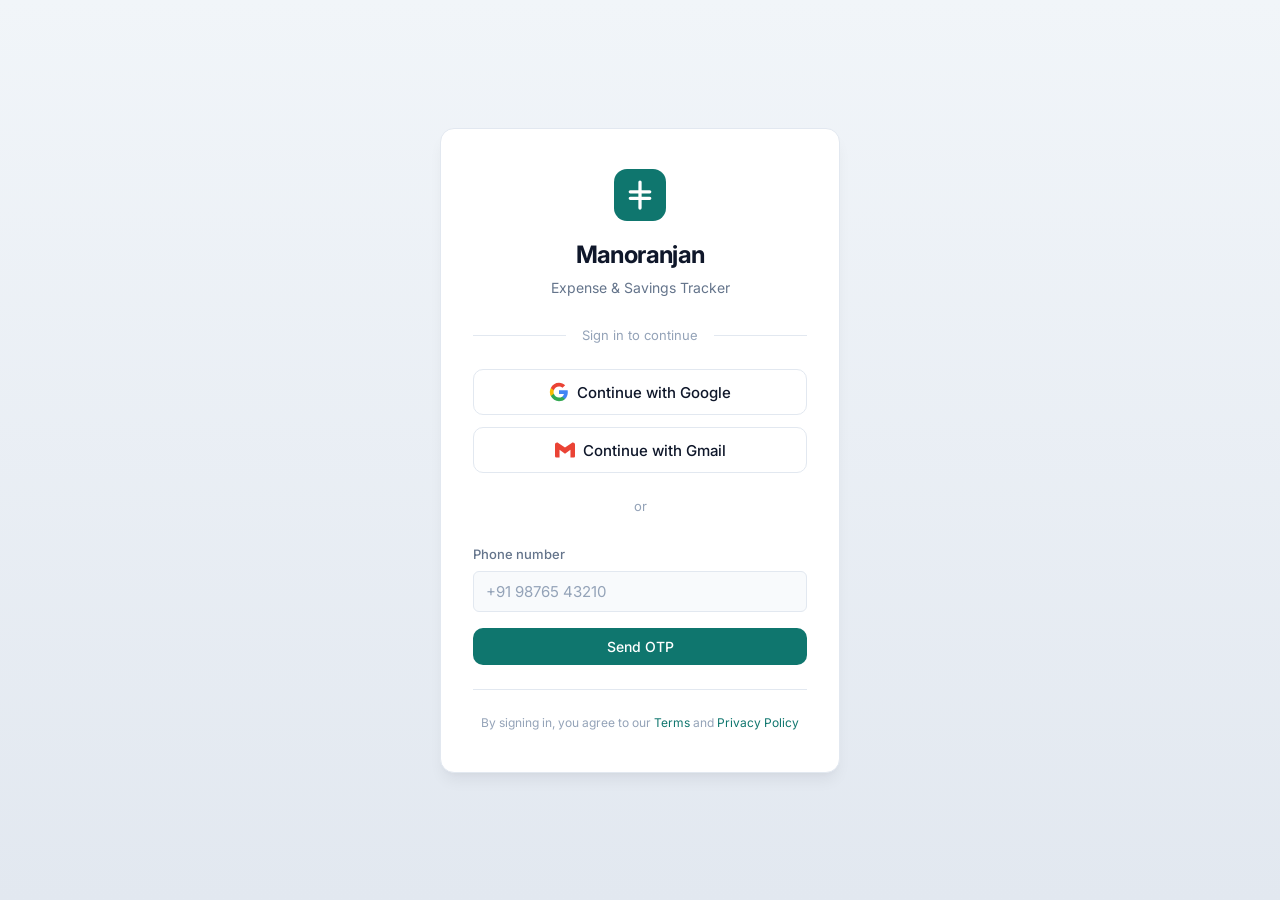
<file: index.html>
<!DOCTYPE html>
<html lang="en">
<head>
  <meta charset="UTF-8">
  <meta name="viewport" content="width=device-width, initial-scale=1.0">
  <title>Manoranjan - Money Saving & Expense Tracker</title>
  <link rel="preconnect" href="https://fonts.googleapis.com">
  <link rel="preconnect" href="https://fonts.gstatic.com" crossorigin>
  <link href="https://fonts.googleapis.com/css2?family=Inter:wght@400;500;600;700&family=IBM+Plex+Mono:wght@500;600&display=swap" rel="stylesheet">
  <link rel="stylesheet" href="styles.css">
</head>
<body>
  <div class="app-container">
    <!-- Header -->
    <header class="header">
      <div class="logo">
        <div class="logo-mark">
          <svg viewBox="0 0 32 32" fill="none" xmlns="http://www.w3.org/2000/svg">
            <rect width="32" height="32" rx="8" fill="currentColor"/>
            <path d="M16 8v16M10 14h12M10 18h12" stroke="white" stroke-width="2" stroke-linecap="round"/>
          </svg>
        </div>
        <div class="logo-text">
          <h1>Manoranjan</h1>
          <span class="tagline">Expense & Savings Tracker</span>
        </div>
      </div>
      <div class="header-actions">
        <button class="btn btn-secondary" id="logoutBtn" title="Sign out">
          <svg width="18" height="18" viewBox="0 0 24 24" fill="none" stroke="currentColor" stroke-width="2" stroke-linecap="round" stroke-linejoin="round">
            <path d="M9 21H5a2 2 0 0 1-2-2V5a2 2 0 0 1 2-2h4"/>
            <polyline points="16 17 21 12 16 7"/>
            <line x1="21" y1="12" x2="9" y2="12"/>
          </svg>
          Sign out
        </button>
        <button class="btn btn-secondary" id="syncDriveBtn" title="Save to Google Drive">
          <svg width="18" height="18" viewBox="0 0 24 24" fill="none" stroke="currentColor" stroke-width="2" stroke-linecap="round" stroke-linejoin="round">
            <path d="M21 15v4a2 2 0 0 1-2 2H5a2 2 0 0 1-2-2v-4"/>
            <polyline points="17 8 12 3 7 8"/>
            <line x1="12" y1="3" x2="12" y2="15"/>
          </svg>
          Backup to Drive
        </button>
        <button class="btn btn-secondary" id="importBtn" title="Restore from backup">
          <svg width="18" height="18" viewBox="0 0 24 24" fill="none" stroke="currentColor" stroke-width="2" stroke-linecap="round" stroke-linejoin="round">
            <path d="M21 15v4a2 2 0 0 1-2 2H5a2 2 0 0 1-2-2v-4"/>
            <polyline points="17 8 12 3 7 8"/>
            <line x1="12" y1="3" x2="12" y2="15"/>
          </svg>
          Import
        </button>
        <input type="file" id="importFile" accept=".json" style="display:none">
        <button class="btn btn-secondary" id="exportBtn" title="Export backup">
          <svg width="18" height="18" viewBox="0 0 24 24" fill="none" stroke="currentColor" stroke-width="2" stroke-linecap="round" stroke-linejoin="round">
            <path d="M21 15v4a2 2 0 0 1-2 2H5a2 2 0 0 1-2-2v-4"/>
            <polyline points="7 10 12 15 17 10"/>
            <line x1="12" y1="15" x2="12" y2="3"/>
          </svg>
          Export
        </button>
      </div>
    </header>

    <!-- Summary Cards -->
    <section class="summary-section">
      <div class="summary-grid">
        <div class="summary-card summary-today" data-period="daily">
          <div class="card-icon">
            <svg viewBox="0 0 24 24" fill="none" stroke="currentColor" stroke-width="2">
              <rect x="3" y="4" width="18" height="18" rx="2" ry="2"/>
              <line x1="16" y1="2" x2="16" y2="6"/>
              <line x1="8" y1="2" x2="8" y2="6"/>
              <line x1="3" y1="10" x2="21" y2="10"/>
            </svg>
          </div>
          <div class="card-content">
            <span class="card-label">Today's Savings</span>
            <span class="card-value" id="dailySavings">₹0.00</span>
            <div class="card-goal" id="dailyGoalLine"></div>
            <button class="card-edit-btn" data-period="daily" title="Set goal">Set goal</button>
          </div>
        </div>
        <div class="summary-card summary-monthly" data-period="monthly">
          <div class="card-icon">
            <svg viewBox="0 0 24 24" fill="none" stroke="currentColor" stroke-width="2">
              <path d="M4 19.5A2.5 2.5 0 0 1 6.5 17H20"/>
              <path d="M6.5 2H20v20H6.5A2.5 2.5 0 0 1 4 19.5v-15A2.5 2.5 0 0 1 6.5 2z"/>
              <line x1="8" y1="7" x2="16" y2="7"/>
              <line x1="8" y1="11" x2="16" y2="11"/>
            </svg>
          </div>
          <div class="card-content">
            <span class="card-label">Monthly Savings</span>
            <span class="card-value" id="monthlySavings">₹0.00</span>
            <div class="card-goal" id="monthlyGoalLine"></div>
            <button class="card-edit-btn" data-period="monthly" title="Set goal">Set goal</button>
          </div>
        </div>
        <div class="summary-card summary-yearly" data-period="yearly">
          <div class="card-icon">
            <svg viewBox="0 0 24 24" fill="none" stroke="currentColor" stroke-width="2">
              <line x1="18" y1="20" x2="18" y2="10"/>
              <line x1="12" y1="20" x2="12" y2="4"/>
              <line x1="6" y1="20" x2="6" y2="14"/>
            </svg>
          </div>
          <div class="card-content">
            <span class="card-label">Yearly Savings</span>
            <span class="card-value" id="yearlySavings">₹0.00</span>
            <div class="card-goal" id="yearlyGoalLine"></div>
            <button class="card-edit-btn" data-period="yearly" title="Set goal">Set goal</button>
          </div>
        </div>
      </div>
    </section>

    <!-- Goal Modal -->
    <div class="modal-overlay" id="goalModal">
      <div class="modal">
        <h3 id="goalModalTitle">Set savings goal</h3>
        <form id="goalForm">
          <input type="hidden" id="goalPeriod">
          <div class="form-group">
            <label for="goalAmount">Target amount (₹)</label>
            <input type="number" id="goalAmount" placeholder="0.00" min="0" step="0.01">
          </div>
          <div class="modal-actions">
            <button type="button" class="btn btn-secondary" id="goalCancelBtn">Cancel</button>
            <button type="submit" class="btn btn-primary">Save goal</button>
          </div>
        </form>
      </div>
    </div>

    <!-- Add Transaction -->
    <section class="add-transaction">
      <h2 class="section-title">Add Transaction</h2>
      <form id="transactionForm" class="transaction-form">
        <div class="form-row">
          <div class="form-group">
            <label for="type">Type</label>
            <select id="type" required>
              <option value="expense">Expense</option>
              <option value="income">Income</option>
              <option value="saving">Saving</option>
            </select>
          </div>
          <div class="form-group">
            <label for="amount">Amount (₹)</label>
            <input type="number" id="amount" placeholder="0.00" min="0" step="0.01" required>
          </div>
        </div>
        <div class="form-row">
          <div class="form-group">
            <label for="description">Description</label>
            <input type="text" id="description" placeholder="e.g., Groceries, Salary, UPI transfer">
          </div>
          <div class="form-group">
            <label for="paymentMethod">Payment Method</label>
            <select id="paymentMethod">
              <option value="upi">UPI (GPay, PhonePe, Paytm)</option>
              <option value="cash">Cash</option>
              <option value="card">Card</option>
              <option value="bank">Bank Transfer</option>
            </select>
          </div>
        </div>
        <div class="form-row">
          <div class="form-group">
            <label for="date">Date</label>
            <input type="date" id="date" required>
          </div>
          <button type="submit" class="btn btn-primary">
            <svg width="18" height="18" viewBox="0 0 24 24" fill="none" stroke="currentColor" stroke-width="2" stroke-linecap="round" stroke-linejoin="round">
              <line x1="12" y1="5" x2="12" y2="19"/>
              <line x1="5" y1="12" x2="19" y2="12"/>
            </svg>
            Add Transaction
          </button>
        </div>
      </form>
    </section>

    <!-- Transaction List -->
    <section class="transactions-section">
      <div class="section-header">
        <h2 class="section-title">Recent Transactions</h2>
        <div class="filter-tabs">
          <button class="filter-tab active" data-filter="all">All</button>
          <button class="filter-tab" data-filter="today">Today</button>
          <button class="filter-tab" data-filter="month">This Month</button>
          <button class="filter-tab" data-filter="year">This Year</button>
        </div>
      </div>
      <div class="transactions-list" id="transactionsList">
        <div class="empty-state" id="emptyState">
          <div class="empty-icon">
            <svg viewBox="0 0 48 48" fill="none" stroke="currentColor" stroke-width="1.5">
              <rect x="4" y="10" width="40" height="28" rx="3"/>
              <line x1="4" y1="18" x2="44" y2="18"/>
              <line x1="12" y1="26" x2="20" y2="26"/>
            </svg>
          </div>
          <p>No transactions yet</p>
          <span>Add your first expense, income, or savings to get started</span>
        </div>
      </div>
    </section>

  </div>
  <script src="auth.js"></script>
  <script src="app.js"></script>
</body>
</html>
</file>
<file: styles.css>
:root {
  --bg-page: #f1f5f9;
  --bg-card: #ffffff;
  --bg-input: #f8fafc;
  --border: #e2e8f0;
  --border-focus: #0ea5e9;
  --primary: #0f766e;
  --primary-hover: #0d9488;
  --primary-light: #ccfbf1;
  --accent: #0ea5e9;
  --success: #059669;
  --success-bg: #d1fae5;
  --error: #dc2626;
  --error-bg: #fee2e2;
  --warning: #d97706;
  --warning-bg: #fef3c7;
  --text-primary: #0f172a;
  --text-secondary: #64748b;
  --text-muted: #94a3b8;
  --shadow-sm: 0 1px 2px rgba(15, 23, 42, 0.04);
  --shadow-md: 0 4px 6px -1px rgba(15, 23, 42, 0.06), 0 2px 4px -2px rgba(15, 23, 42, 0.04);
  --shadow-lg: 0 10px 15px -3px rgba(15, 23, 42, 0.06), 0 4px 6px -4px rgba(15, 23, 42, 0.04);
  --radius-sm: 6px;
  --radius: 10px;
  --radius-lg: 14px;
  --font-sans: 'Inter', -apple-system, BlinkMacSystemFont, 'Segoe UI', sans-serif;
  --font-mono: 'IBM Plex Mono', 'SF Mono', monospace;
}

* {
  margin: 0;
  padding: 0;
  box-sizing: border-box;
}

body {
  font-family: var(--font-sans);
  background: var(--bg-page);
  color: var(--text-primary);
  min-height: 100vh;
  line-height: 1.5;
  -webkit-font-smoothing: antialiased;
}

.app-container {
  max-width: 720px;
  margin: 0 auto;
  padding: 32px 24px 64px;
}

/* Header */
.header {
  display: flex;
  justify-content: space-between;
  align-items: center;
  margin-bottom: 32px;
  flex-wrap: wrap;
  gap: 20px;
}

.logo {
  display: flex;
  align-items: center;
  gap: 14px;
}

.logo-mark {
  width: 42px;
  height: 42px;
  color: var(--primary);
  flex-shrink: 0;
}

.logo-mark svg {
  width: 100%;
  height: 100%;
}

.logo-text {
  display: flex;
  flex-direction: column;
  gap: 2px;
}

.logo h1 {
  font-size: 1.5rem;
  font-weight: 700;
  letter-spacing: -0.025em;
  color: var(--text-primary);
}

.tagline {
  font-size: 0.8125rem;
  color: var(--text-secondary);
  font-weight: 400;
}

.header-actions {
  display: flex;
  gap: 10px;
}

/* Buttons */
.btn {
  display: inline-flex;
  align-items: center;
  justify-content: center;
  gap: 8px;
  padding: 10px 16px;
  border-radius: var(--radius);
  font-family: var(--font-sans);
  font-size: 0.875rem;
  font-weight: 500;
  cursor: pointer;
  border: none;
  transition: all 0.15s ease;
  white-space: nowrap;
}

.btn-primary {
  background: var(--primary);
  color: white;
}

.btn-primary:hover {
  background: var(--primary-hover);
  box-shadow: var(--shadow-md);
}

.btn-primary:active {
  transform: scale(0.98);
}

.btn-secondary {
  background: var(--bg-card);
  color: var(--text-secondary);
  border: 1px solid var(--border);
}

.btn-secondary:hover {
  background: var(--bg-input);
  color: var(--text-primary);
  border-color: var(--text-muted);
}

/* Summary Cards */
.summary-section {
  margin-bottom: 28px;
}

.summary-grid {
  display: grid;
  grid-template-columns: repeat(3, 1fr);
  gap: 16px;
}

.summary-card {
  background: var(--bg-card);
  border: 1px solid var(--border);
  border-radius: var(--radius-lg);
  padding: 20px;
  display: flex;
  align-items: flex-start;
  gap: 16px;
  box-shadow: var(--shadow-sm);
  transition: box-shadow 0.2s;
}

.summary-card:hover {
  box-shadow: var(--shadow-md);
}

.card-icon {
  width: 44px;
  height: 44px;
  border-radius: var(--radius);
  display: flex;
  align-items: center;
  justify-content: center;
  flex-shrink: 0;
}

.card-icon svg {
  width: 22px;
  height: 22px;
}

.summary-today .card-icon {
  background: #e0f2fe;
  color: var(--accent);
}

.summary-monthly .card-icon {
  background: var(--primary-light);
  color: var(--primary);
}

.summary-yearly .card-icon {
  background: #fef3c7;
  color: var(--warning);
}

.card-content {
  display: flex;
  flex-direction: column;
  gap: 4px;
  min-width: 0;
}

.card-label {
  font-size: 0.8125rem;
  color: var(--text-secondary);
  font-weight: 500;
}

.card-value {
  font-family: var(--font-mono);
  font-size: 1.25rem;
  font-weight: 600;
  letter-spacing: -0.02em;
}

.card-value.positive {
  color: var(--success);
}

.card-value.negative {
  color: var(--error);
}

.card-goal {
  font-size: 0.75rem;
  color: var(--text-muted);
  margin-top: 4px;
}

.card-edit-btn {
  margin-top: 8px;
  padding: 4px 10px;
  font-size: 0.75rem;
  font-weight: 500;
  color: var(--primary);
  background: var(--primary-light);
  border: none;
  border-radius: var(--radius-sm);
  cursor: pointer;
  transition: background 0.15s;
}

.card-edit-btn:hover {
  background: #99f6e4;
}

/* Goal Modal */
.modal-overlay {
  display: none;
  position: fixed;
  inset: 0;
  background: rgba(15, 23, 42, 0.5);
  align-items: center;
  justify-content: center;
  z-index: 1000;
  padding: 20px;
}

.modal-overlay.active {
  display: flex;
}

.modal-overlay .modal {
  background: var(--bg-card);
  border-radius: var(--radius-lg);
  padding: 24px;
  width: 100%;
  max-width: 360px;
  box-shadow: var(--shadow-lg);
}

.modal-overlay .modal h3 {
  font-size: 1.125rem;
  margin-bottom: 20px;
  color: var(--text-primary);
}

.modal-overlay .modal-actions {
  display: flex;
  gap: 12px;
  margin-top: 20px;
}

.modal-overlay .modal-actions .btn {
  flex: 1;
}

/* Add Transaction Form */
.add-transaction {
  background: var(--bg-card);
  border: 1px solid var(--border);
  border-radius: var(--radius-lg);
  padding: 24px;
  margin-bottom: 28px;
  box-shadow: var(--shadow-sm);
}

.section-title {
  font-size: 1rem;
  font-weight: 600;
  color: var(--text-primary);
  margin-bottom: 20px;
}

.transaction-form {
  display: flex;
  flex-direction: column;
  gap: 18px;
}

.form-row {
  display: grid;
  grid-template-columns: repeat(auto-fit, minmax(160px, 1fr));
  gap: 16px;
  align-items: end;
}

.form-group {
  display: flex;
  flex-direction: column;
  gap: 6px;
}

.form-group label {
  font-size: 0.8125rem;
  font-weight: 500;
  color: var(--text-secondary);
}

.form-group input,
.form-group select {
  padding: 10px 12px;
  border-radius: var(--radius-sm);
  border: 1px solid var(--border);
  background: var(--bg-input);
  color: var(--text-primary);
  font-family: var(--font-sans);
  font-size: 0.9375rem;
  transition: border-color 0.15s, box-shadow 0.15s;
}

.form-group input::placeholder {
  color: var(--text-muted);
}

.form-group input:focus,
.form-group select:focus {
  outline: none;
  border-color: var(--border-focus);
  box-shadow: 0 0 0 3px rgba(14, 165, 233, 0.15);
}

.form-group select {
  cursor: pointer;
  appearance: none;
  background-image: url("data:image/svg+xml,%3Csvg xmlns='http://www.w3.org/2000/svg' width='16' height='16' viewBox='0 0 24 24' fill='none' stroke='%2394a3b8' stroke-width='2'%3E%3Cpath d='M6 9l6 6 6-6'/%3E%3C/svg%3E");
  background-repeat: no-repeat;
  background-position: right 10px center;
  padding-right: 36px;
}

/* Transactions Section */
.transactions-section {
  margin-bottom: 24px;
}

.section-header {
  display: flex;
  justify-content: space-between;
  align-items: center;
  margin-bottom: 14px;
  flex-wrap: wrap;
  gap: 12px;
}

.section-header .section-title {
  margin-bottom: 0;
}

.filter-tabs {
  display: flex;
  gap: 2px;
  background: var(--bg-input);
  padding: 3px;
  border-radius: var(--radius-sm);
  border: 1px solid var(--border);
}

.filter-tab {
  padding: 7px 14px;
  border: none;
  background: transparent;
  color: var(--text-secondary);
  font-size: 0.8125rem;
  font-weight: 500;
  border-radius: 5px;
  cursor: pointer;
  transition: all 0.15s;
}

.filter-tab:hover {
  color: var(--text-primary);
}

.filter-tab.active {
  background: var(--bg-card);
  color: var(--text-primary);
  box-shadow: var(--shadow-sm);
}

.transactions-list {
  display: flex;
  flex-direction: column;
  gap: 8px;
}

.transaction-item {
  display: flex;
  align-items: center;
  justify-content: space-between;
  padding: 14px 16px;
  background: var(--bg-card);
  border: 1px solid var(--border);
  border-radius: var(--radius);
  transition: border-color 0.15s;
}

.transaction-item:hover {
  border-color: #cbd5e1;
}

.transaction-left {
  display: flex;
  align-items: center;
  gap: 14px;
  min-width: 0;
}

.transaction-icon {
  width: 40px;
  height: 40px;
  border-radius: var(--radius-sm);
  display: flex;
  align-items: center;
  justify-content: center;
  flex-shrink: 0;
}

.transaction-icon svg {
  width: 20px;
  height: 20px;
}

.transaction-icon.expense {
  background: var(--error-bg);
  color: var(--error);
}

.transaction-icon.income,
.transaction-icon.saving {
  background: var(--success-bg);
  color: var(--success);
}

.transaction-details {
  min-width: 0;
}

.transaction-details h4 {
  font-size: 0.9375rem;
  font-weight: 500;
  margin-bottom: 2px;
  color: var(--text-primary);
}

.transaction-meta {
  font-size: 0.75rem;
  color: var(--text-muted);
  display: flex;
  gap: 8px;
  align-items: center;
  flex-wrap: wrap;
}

.payment-badge {
  background: #e0f2fe;
  color: var(--accent);
  padding: 2px 6px;
  border-radius: 4px;
  font-size: 0.6875rem;
  font-weight: 500;
}

.transaction-right {
  display: flex;
  align-items: center;
  gap: 8px;
  flex-shrink: 0;
}

.transaction-amount {
  font-family: var(--font-mono);
  font-weight: 600;
  font-size: 1rem;
}

.transaction-amount.expense {
  color: var(--error);
}

.transaction-amount.income,
.transaction-amount.saving {
  color: var(--success);
}

.transaction-item .delete-btn {
  opacity: 0;
  padding: 6px;
  background: transparent;
  border: none;
  color: var(--text-muted);
  cursor: pointer;
  border-radius: var(--radius-sm);
  transition: all 0.15s;
  display: flex;
  align-items: center;
  justify-content: center;
}

.transaction-item:hover .delete-btn {
  opacity: 1;
}

.transaction-item .delete-btn:hover {
  color: var(--error);
  background: var(--error-bg);
}

/* Empty State */
.empty-state {
  text-align: center;
  padding: 48px 24px;
  background: var(--bg-card);
  border: 1px dashed var(--border);
  border-radius: var(--radius);
  color: var(--text-muted);
}

.empty-icon {
  width: 56px;
  height: 56px;
  margin: 0 auto 16px;
  color: var(--text-muted);
  opacity: 0.6;
}

.empty-icon svg {
  width: 100%;
  height: 100%;
}

.empty-state p {
  font-size: 0.9375rem;
  color: var(--text-primary);
  font-weight: 500;
  margin-bottom: 4px;
}

.empty-state span {
  font-size: 0.8125rem;
}

/* Responsive */
@media (max-width: 640px) {
  .app-container {
    padding: 20px 16px 48px;
  }

  .summary-grid {
    grid-template-columns: 1fr;
  }

  .header {
    flex-direction: column;
    align-items: flex-start;
  }

  .header-actions {
    width: 100%;
    overflow-x: auto;
    padding-bottom: 4px;
  }

  .form-row {
    grid-template-columns: 1fr;
  }

  .transaction-item {
    flex-wrap: wrap;
  }

  .transaction-amount {
    width: 100%;
    text-align: right;
    padding-right: 36px;
  }
}
</file>
<file: login.css>
/* Login Page */
.login-page {
  min-height: 100vh;
  display: flex;
  align-items: center;
  justify-content: center;
  padding: 24px;
  background: linear-gradient(180deg, #f1f5f9 0%, #e2e8f0 100%);
}

.login-container {
  width: 100%;
  max-width: 400px;
}

.login-card {
  background: var(--bg-card);
  border: 1px solid var(--border);
  border-radius: var(--radius-lg);
  padding: 40px 32px;
  box-shadow: var(--shadow-lg);
}

.login-header {
  text-align: center;
  margin-bottom: 28px;
}

.login-header .logo-mark {
  width: 52px;
  height: 52px;
  margin: 0 auto 16px;
  color: var(--primary);
}

.login-header .logo-mark svg {
  width: 100%;
  height: 100%;
}

.login-header h1 {
  font-size: 1.5rem;
  font-weight: 700;
  letter-spacing: -0.025em;
  color: var(--text-primary);
  margin-bottom: 4px;
}

.login-header p {
  font-size: 0.875rem;
  color: var(--text-secondary);
}

.login-divider {
  display: flex;
  align-items: center;
  gap: 16px;
  margin-bottom: 24px;
}

.login-divider::before,
.login-divider::after {
  content: '';
  flex: 1;
  height: 1px;
  background: var(--border);
}

.login-divider span {
  font-size: 0.8125rem;
  color: var(--text-muted);
}

.login-options {
  display: flex;
  flex-direction: column;
  gap: 12px;
}

.btn-full {
  width: 100%;
  justify-content: center;
}

.btn-google,
.btn-gmail {
  width: 100%;
  justify-content: center;
  padding: 12px 16px;
  font-size: 0.9375rem;
  border: 1px solid var(--border);
  background: var(--bg-card);
  color: var(--text-primary);
}

.btn-google:hover,
.btn-gmail:hover {
  background: var(--bg-input);
  border-color: #cbd5e1;
}

.login-divider-small {
  text-align: center;
  margin: 8px 0;
}

.login-divider-small span {
  font-size: 0.8125rem;
  color: var(--text-muted);
}

.phone-login-form {
  margin-top: 8px;
}

.phone-login-form .form-group {
  margin-bottom: 16px;
}

.login-footer {
  margin-top: 24px;
  padding-top: 24px;
  border-top: 1px solid var(--border);
  font-size: 0.75rem;
  color: var(--text-muted);
  text-align: center;
}

.login-footer a {
  color: var(--primary);
  text-decoration: none;
}

.login-footer a:hover {
  text-decoration: underline;
}
</file>
